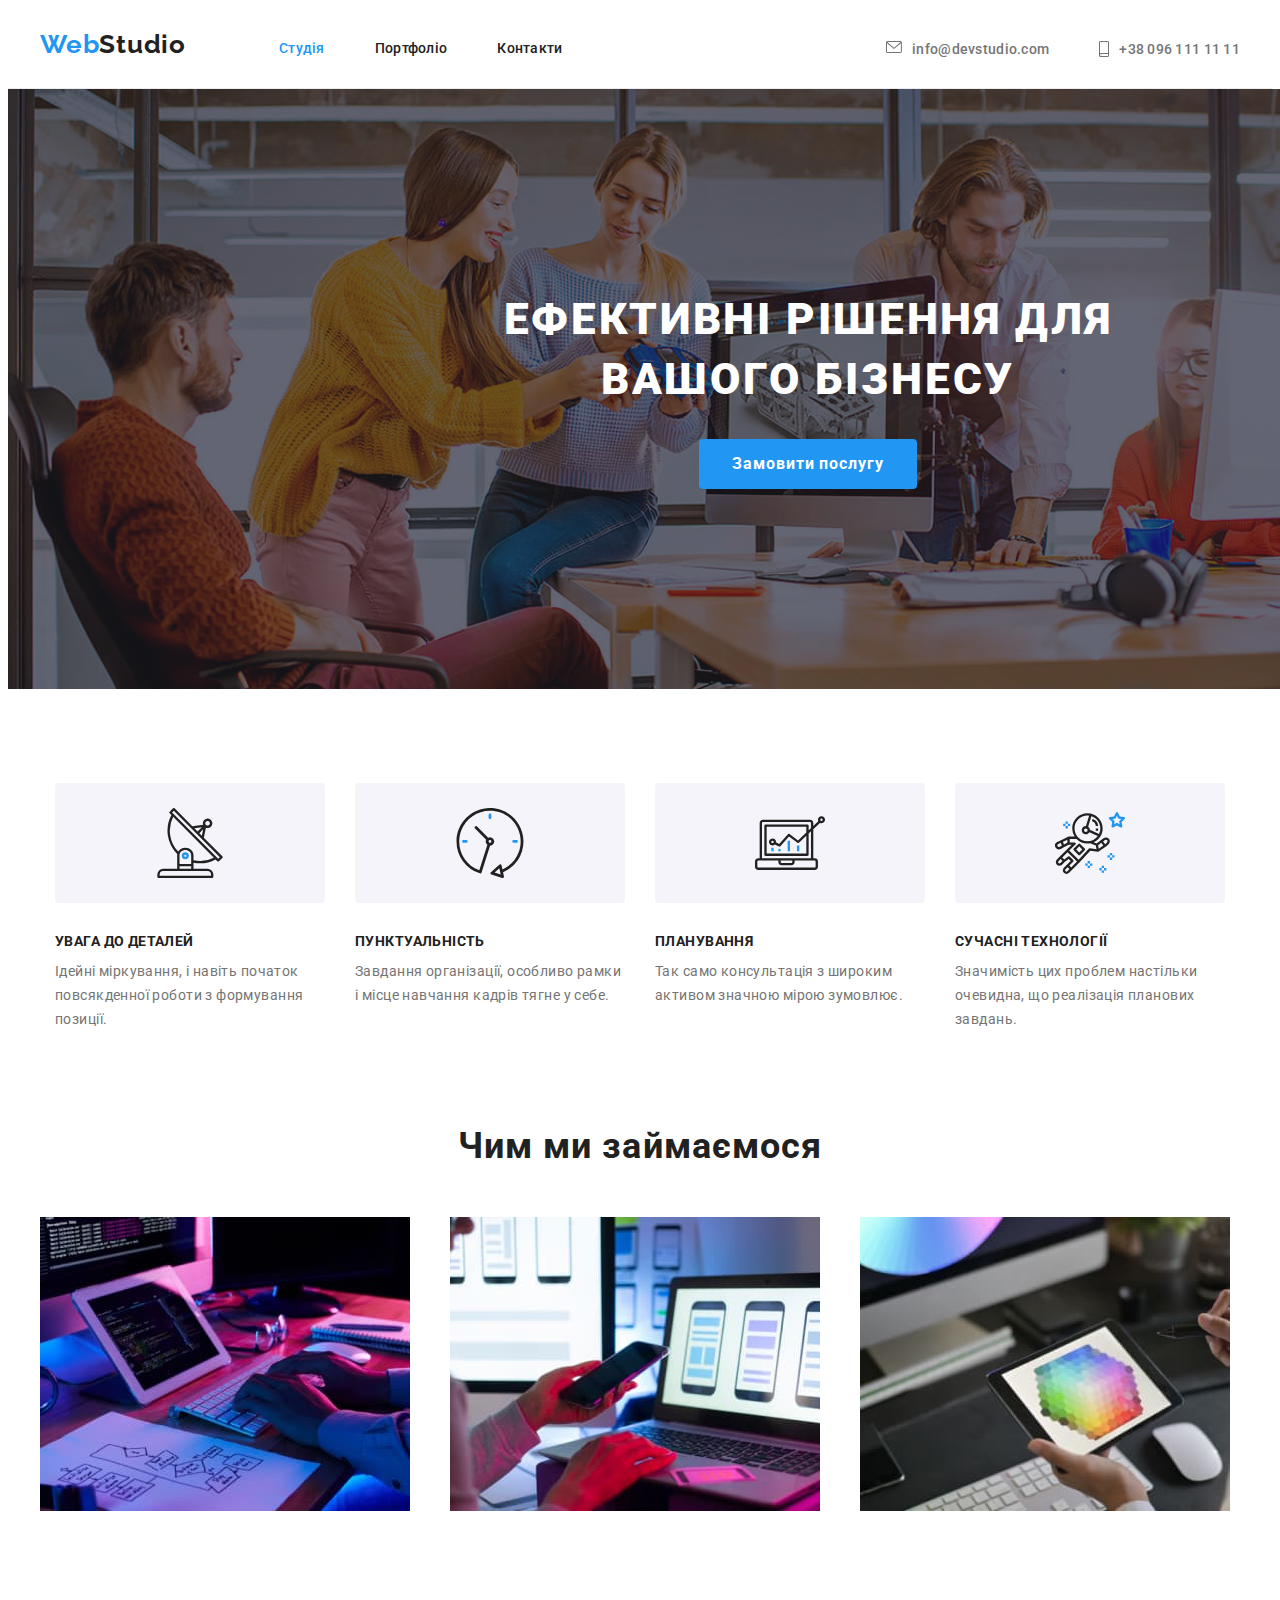
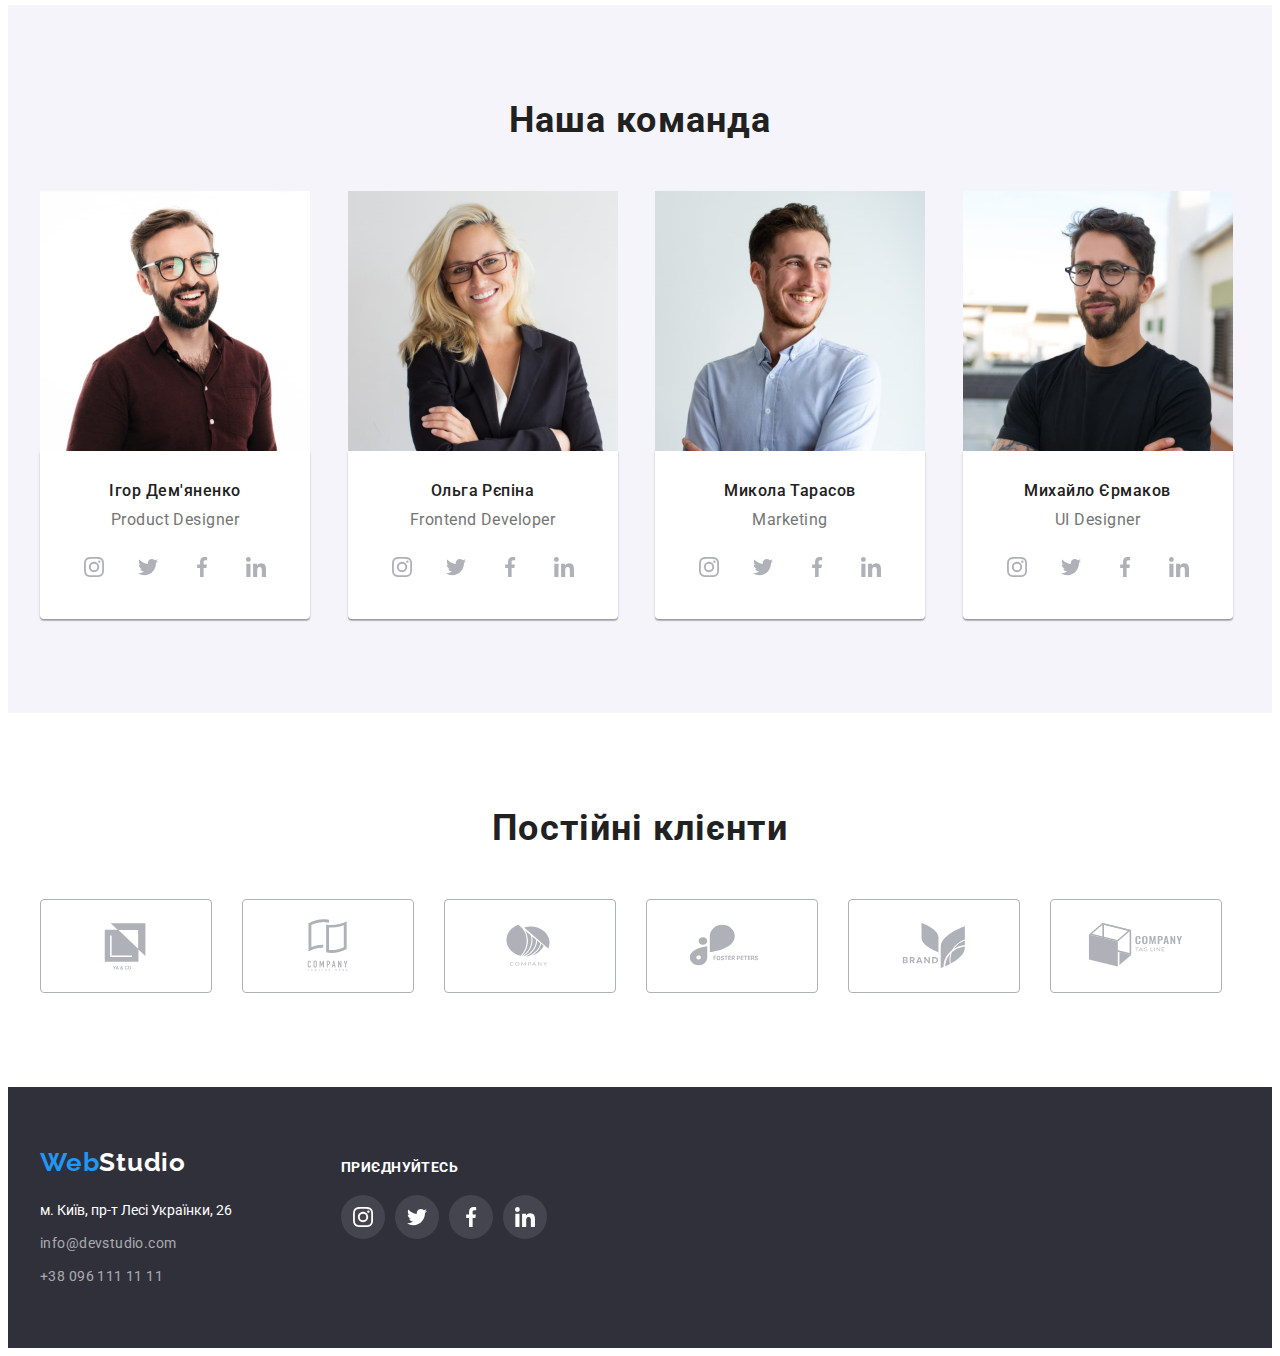
<file: index.html>
<!DOCTYPE html>
<html lang="uk">
  <head>
    <meta charset="UTF-8" />
    <meta http-equiv="X-UA-Compatible" content="IE=edge" />
    <meta name="viewport" content="width=device-width, initial-scale=1.0" />
    <!-----------------lang------------->
    <link rel="preconnect" href="https://fonts.googleapis.com" />
    <link rel="preconnect" href="https://fonts.gstatic.com" crossorigin />
    <link
      href="https://fonts.googleapis.com/css2?family=Raleway:wght@700&family=Roboto:wght@400;500;700;900&display=swap"
      rel="stylesheet"
    />
    <!-----------------normalize------------->
    <link
      rel="stylesheet"
      href="https://cdnjs.cloudflare.com/ajax/libs/modern-normalize/1.1.0/modern-normalize.min.css"
      integrity="sha512-wpPYUAdjBVSE4KJnH1VR1HeZfpl1ub8YT/NKx4PuQ5NmX2tKuGu6U/JRp5y+Y8XG2tV+wKQpNHVUX03MfMFn9Q=="
      crossorigin="anonymous"
      referrerpolicy="no-referrer"
    />

    <!-----------------css------------->
    <link rel="stylesheet" href="./css/styles.css" />

    <title>WEB STUDIO</title>
  </head>

  <body>
    <header class="header">
      <div class="header-container container">
        <a class="logo link" href="./index.html" lang="en"
          >Web<span class="logo-header">Studio</span>
        </a>
        <nav class="nav-list-container">
          <ul class="nav-list list">
            <li class="nav-item">
              <a href="./index.html" class="nav-link active link"> Студія</a>
            </li>
            <li class="nav-item">
              <a href="./portfolio.html " class="nav-link link"> Портфоліо</a>
            </li>
            <li class="nav-item"><a href="" class="nav-link link"> Контакти</a></li>
          </ul>
        </nav>
        <ul class="nav-contacts list">
          <li class="nav-contacts-item">
            <a href="" class="nav-contacts-link link" lang="en">
              <svg class="header-icon" width="16" height="12">
                <use href="./images/icons.svg#icon-envelope"></use>
              </svg>
              info@devstudio.com</a
            >
          </li>
          <li class="nav-contacts-item">
            <a href="tel:+380961111111" class="nav-contacts-link link"
              ><svg class="header-icon" width="10" height="16">
                <use href="./images/icons.svg#icon-smartphone"></use></svg
              >+38 096 111 11 11</a
            >
          </li>
        </ul>
      </div>
    </header>

    <main>
      <section class="hero">
        <div class="hero-container container">
          <h1 class="hero-text">ЕФЕКТИВНІ РІШЕННЯ ДЛЯ ВАШОГО БІЗНЕСУ</h1>
          <button type="button" class="hero-btn">Замовити послугу</button>
        </div>
      </section>

      <section class="features-section">
        <div class="container">
          <h2 hidden>Особливості</h2>
          <ul class="features list">
            <li class="features-item">
              <div class="features-svg-container">
                <svg class="features-svg" width="70" height="70">
                  <use href="./images/icons.svg#icon-antenna"></use>
                </svg>
              </div>
              <h3 class="features-item-h">УВАГА ДО ДЕТАЛЕЙ</h3>
              <p class="features-item-p">
                Ідейні міркування, і навіть початок повсякденної роботи з формування позиції.
              </p>
            </li>
            <li class="features-item">
              <div class="features-svg-container">
                <svg class="features-svg" width="70" height="70">
                  <use href="./images/icons.svg#icon-clock"></use>
                </svg>
              </div>
              <h3 class="features-item-h">ПУНКТУАЛЬНІСТЬ</h3>
              <p class="features-item-p">
                Завдання організації, особливо рамки і місце навчання кадрів тягне у себе.
              </p>
            </li>
            <li class="features-item">
              <div class="features-svg-container">
                <svg class="features-svg" width="70" height="70">
                  <use href="./images/icons.svg#icon-diagram"></use>
                </svg>
              </div>
              <h3 class="features-item-h">ПЛАНУВАННЯ</h3>
              <p class="features-item-p">
                Так само консультація з широким активом значною мірою зумовлює.
              </p>
            </li>
            <li class="features-item">
              <div class="features-svg-container">
                <svg class="features-svg" width="70" height="70">
                  <use href="./images/icons.svg#icon-astronaut"></use>
                </svg>
              </div>
              <h3 class="features-item-h">СУЧАСНІ ТЕХНОЛОГІЇ</h3>
              <p class="features-item-p">
                Значимість цих проблем настільки очевидна, що реалізація планових завдань.
              </p>
            </li>
          </ul>
        </div>
      </section>

      <section class="activitys-section">
        <div class="container">
          <h2 class="activitys">Чим ми займаємося</h2>
          <ul class="activitys-foto card-set list">
            <li class="activitys-img card-set-items">
              <img src="./images/box1.jpg" alt="tablet1" width="370" />
            </li>
            <li class="activitys-img card-set-items">
              <img src="./images/box2.jpg" alt="tablet1" width="370" />
            </li>
            <li class="activitys-img card-set-items">
              <img src="./images/box3.jpg" alt="tablet1" width="370" />
            </li>
          </ul>
        </div>
      </section>

      <section class="team-content-section">
        <div class="container">
          <h2 class="team">Наша команда</h2>
          <ul class="team-list card-set list">
            <li class="card-set-items">
              <img src="./images/team1.jpg" class="img-foto" alt="foto1" width="270" />
              <div class="team-list-items">
                <h3 class="team-item-h">Ігор Дем'яненко</h3>
                <p class="team-item-p lan" lang="en">Product Designer</p>
                <ul class="social-links-list list">
                  <li>
                    <a
                      class="social-link link"
                      href=""
                      target="_blank"
                      rel="noopener noreferrer"
                      aria-label="instagram icon"
                      ><svg class="social-icons" width="20" height="20">
                        <use href="./images/icons.svg#icon-instagram"></use></svg
                    ></a>
                  </li>
                  <li>
                    <a
                      class="social-link link"
                      href=""
                      target="_blank"
                      rel="noopener noreferrer"
                      aria-label="twitter icon"
                      ><svg class="social-icons" width="20" height="20">
                        <use href="./images/icons.svg#icon-twitter"></use></svg
                    ></a>
                  </li>
                  <li>
                    <a
                      class="social-link link"
                      href=""
                      target="_blank"
                      rel="noopener noreferrer"
                      aria-label="facebook icon"
                      ><svg class="social-icons" width="20" height="20">
                        <use href="./images/icons.svg#icon-facebook"></use></svg
                    ></a>
                  </li>
                  <li>
                    <a
                      class="social-link link"
                      href=""
                      target="_blank"
                      rel="noopener noreferrer"
                      aria-label="linkedin icon"
                      ><svg class="social-icons" width="20" height="20">
                        <use href="./images/icons.svg#icon-linkedin"></use></svg
                    ></a>
                  </li>
                </ul>
              </div>
            </li>
            <li class="card-set-items">
              <img src="./images/team2.jpg" class="img-foto" alt="foto2" width="270" />
              <div class="team-list-items">
                <h3 class="team-item-h">Ольга Рєпіна</h3>
                <p class="team-item-p" lang="en">Frontend Developer</p>
                <ul class="social-links-list list">
                  <li>
                    <a
                      class="social-link link"
                      href=""
                      target="_blank"
                      rel="noopener noreferrer"
                      aria-label="instagram icon"
                      ><svg class="social-icons" width="20" height="20">
                        <use href="./images/icons.svg#icon-instagram"></use></svg
                    ></a>
                  </li>
                  <li>
                    <a
                      class="social-link link"
                      href=""
                      target="_blank"
                      rel="noopener noreferrer"
                      aria-label="twitter icon"
                      ><svg class="social-icons" width="20" height="20">
                        <use href="./images/icons.svg#icon-twitter"></use></svg
                    ></a>
                  </li>
                  <li>
                    <a
                      class="social-link link"
                      href=""
                      target="_blank"
                      rel="noopener noreferrer"
                      aria-label="facebook icon"
                      ><svg class="social-icons" width="20" height="20">
                        <use href="./images/icons.svg#icon-facebook"></use></svg
                    ></a>
                  </li>
                  <li>
                    <a
                      class="social-link link"
                      href=""
                      target="_blank"
                      rel="noopener noreferrer"
                      aria-label="linkedin icon"
                      ><svg class="social-icons" width="20" height="20">
                        <use href="./images/icons.svg#icon-linkedin"></use></svg
                    ></a>
                  </li>
                </ul>
              </div>
            </li>
            <li class="card-set-items">
              <img src="./images/team3.jpg" class="img-foto" alt="foto3" width="270" />
              <div class="team-list-items">
                <h3 class="team-item-h">Микола Тарасов</h3>
                <p class="team-item-p" lang="en">Marketing</p>
                <ul class="social-links-list list">
                  <li>
                    <a
                      class="social-link link"
                      href=""
                      target="_blank"
                      rel="noopener noreferrer"
                      aria-label="instagram icon"
                      ><svg class="social-icons" width="20" height="20">
                        <use href="./images/icons.svg#icon-instagram"></use></svg
                    ></a>
                  </li>
                  <li>
                    <a
                      class="social-link link"
                      href=""
                      target="_blank"
                      rel="noopener noreferrer"
                      aria-label="twitter icon"
                      ><svg class="social-icons" width="20" height="20">
                        <use href="./images/icons.svg#icon-twitter"></use></svg
                    ></a>
                  </li>
                  <li>
                    <a
                      class="social-link link"
                      href=""
                      target="_blank"
                      rel="noopener noreferrer"
                      aria-label="facebook icon"
                      ><svg class="social-icons" width="20" height="20">
                        <use href="./images/icons.svg#icon-facebook"></use></svg
                    ></a>
                  </li>
                  <li>
                    <a
                      class="social-link link"
                      href=""
                      target="_blank"
                      rel="noopener noreferrer"
                      aria-label="linkedin icon"
                      ><svg class="social-icons" width="20" height="20">
                        <use href="./images/icons.svg#icon-linkedin"></use></svg
                    ></a>
                  </li>
                </ul>
              </div>
            </li>
            <li class="card-set-items">
              <img src="./images/team4.jpg" class="img-foto" alt="foto4" width="270" />
              <div class="team-list-items">
                <h3 class="team-item-h">Михайло Єрмаков</h3>
                <p class="team-item-p" lang="en">UI Designer</p>
                <ul class="social-links-list list">
                  <li>
                    <a
                      class="social-link link"
                      href=""
                      target="_blank"
                      rel="noopener noreferrer"
                      aria-label="instagram icon"
                      ><svg class="social-icons" width="20" height="20">
                        <use href="./images/icons.svg#icon-instagram"></use></svg
                    ></a>
                  </li>
                  <li>
                    <a
                      class="social-link link"
                      href=""
                      target="_blank"
                      rel="noopener noreferrer"
                      aria-label="twitter icon"
                      ><svg class="social-icons" width="20" height="20">
                        <use href="./images/icons.svg#icon-twitter"></use></svg
                    ></a>
                  </li>
                  <li>
                    <a
                      class="social-link link"
                      href=""
                      target="_blank"
                      rel="noopener noreferrer"
                      aria-label="facebook icon"
                      ><svg class="social-icons" width="20" height="20">
                        <use href="./images/icons.svg#icon-facebook"></use></svg
                    ></a>
                  </li>
                  <li>
                    <a
                      class="social-link link"
                      href=""
                      target="_blank"
                      rel="noopener noreferrer"
                      aria-label="linkedin icon"
                      ><svg class="social-icons" width="20" height="20">
                        <use href="./images/icons.svg#icon-linkedin"></use></svg
                    ></a>
                  </li>
                </ul>
              </div>
            </li>
          </ul>
        </div>
      </section>

      <section class="customers-section">
        <div class="container">
          <h2 class="customers-h">Постійні клієнти</h2>
          <ul class="customers-list list">
            <li>
              <a href="" class="customers-link link" target="_blank" rel="noopener noreferrer"
                ><svg class="icon-clients" width="106" height="60">
                  <use href="./images/icons.svg#icon-client-1"></use></svg
              ></a>
            </li>
            <li>
              <a href="" class="customers-link link" target="_blank" rel="noopener noreferrer"
                ><svg class="icon-clients" width="106" height="60">
                  <use href="./images/icons.svg#icon-client-2"></use></svg
              ></a>
            </li>
            <li>
              <a href="" class="customers-link link" target="_blank" rel="noopener noreferrer"
                ><svg class="icon-clients" width="106" height="60">
                  <use href="./images/icons.svg#icon-client-3"></use></svg
              ></a>
            </li>
            <li>
              <a href="" class="customers-link link" target="_blank" rel="noopener noreferrer"
                ><svg class="icon-clients" width="106" height="60">
                  <use href="./images/icons.svg#icon-client-4"></use></svg
              ></a>
            </li>
            <li>
              <a href="" class="customers-link link" target="_blank" rel="noopener noreferrer"
                ><svg class="icon-clients" width="106" height="60">
                  <use href="./images/icons.svg#icon-client-5"></use></svg
              ></a>
            </li>
            <li>
              <a href="" class="customers-link link" target="_blank" rel="noopener noreferrer"
                ><svg class="icon-clients" width="106" height="60">
                  <use href="./images/icons.svg#icon-client-6"></use></svg
              ></a>
            </li>
          </ul>
        </div>
      </section>
    </main>

    <footer class="footer">
      <div class="footer-container container">
        <div class="footer-container-left">
          <a class="logo-footer link" href="./index.html" lang="en"
            >Web<span class="logo-footer-span">Studio</span>
          </a>
          <address>
            <ul class="footer-contacts list">
              <li class="footer-nav-items">
                <a
                  href="https://www.google.com/maps/d/viewer?mid=10uSM3H-mIU3GznYo2szRIEphczw&hl=en_US&ll=50.42732700000001%2C30.538092&z=17"
                  class="footer-adress-link link"
                  target="_blank"
                  rel="noopener noreferrer"
                >
                  м. Київ, пр-т Лесі Українки, 26</a
                >
              </li>
              <li class="footer-nav-items">
                <a href="info@devstudio.com" class="footer-contacts-link link" lang="en"
                  >info@devstudio.com</a
                >
              </li>
              <li class="footer-nav-items">
                <a href="tel:+380961111111" class="footer-contacts-link link">+38 096 111 11 11</a>
              </li>
            </ul>
          </address>
        </div>

        <div class="footer-container-right">
          <p class="footer-p-right">ПРИЄДНУЙТЕСЬ</p>
          <ul class="social-links-list list">
            <li>
              <a
                class="social-link social-link-footer link"
                href=""
                target="_blank"
                rel="noopener noreferrer"
                aria-label="instagram icon"
                ><svg class="social-icons" width="20" height="20">
                  <use href="./images/icons.svg#icon-instagram"></use></svg
              ></a>
            </li>
            <li>
              <a
                class="social-link social-link-footer link"
                href=""
                target="_blank"
                rel="noopener noreferrer"
                aria-label="twitter icon"
                ><svg class="social-icons" width="20" height="20">
                  <use href="./images/icons.svg#icon-twitter"></use></svg
              ></a>
            </li>
            <li>
              <a
                class="social-link social-link-footer link"
                href=""
                target="_blank"
                rel="noopener noreferrer"
                aria-label="facebook icon"
                ><svg class="social-icons" width="20" height="20">
                  <use href="./images/icons.svg#icon-facebook"></use></svg
              ></a>
            </li>
            <li>
              <a
                class="social-link social-link-footer link"
                href=""
                target="_blank"
                rel="noopener noreferrer"
                aria-label="linkedin icon"
                ><svg class="social-icons" width="20" height="20">
                  <use href="./images/icons.svg#icon-linkedin"></use></svg
              ></a>
            </li>
          </ul>
        </div>
      </div>
    </footer>
  </body>
</html>
</file>
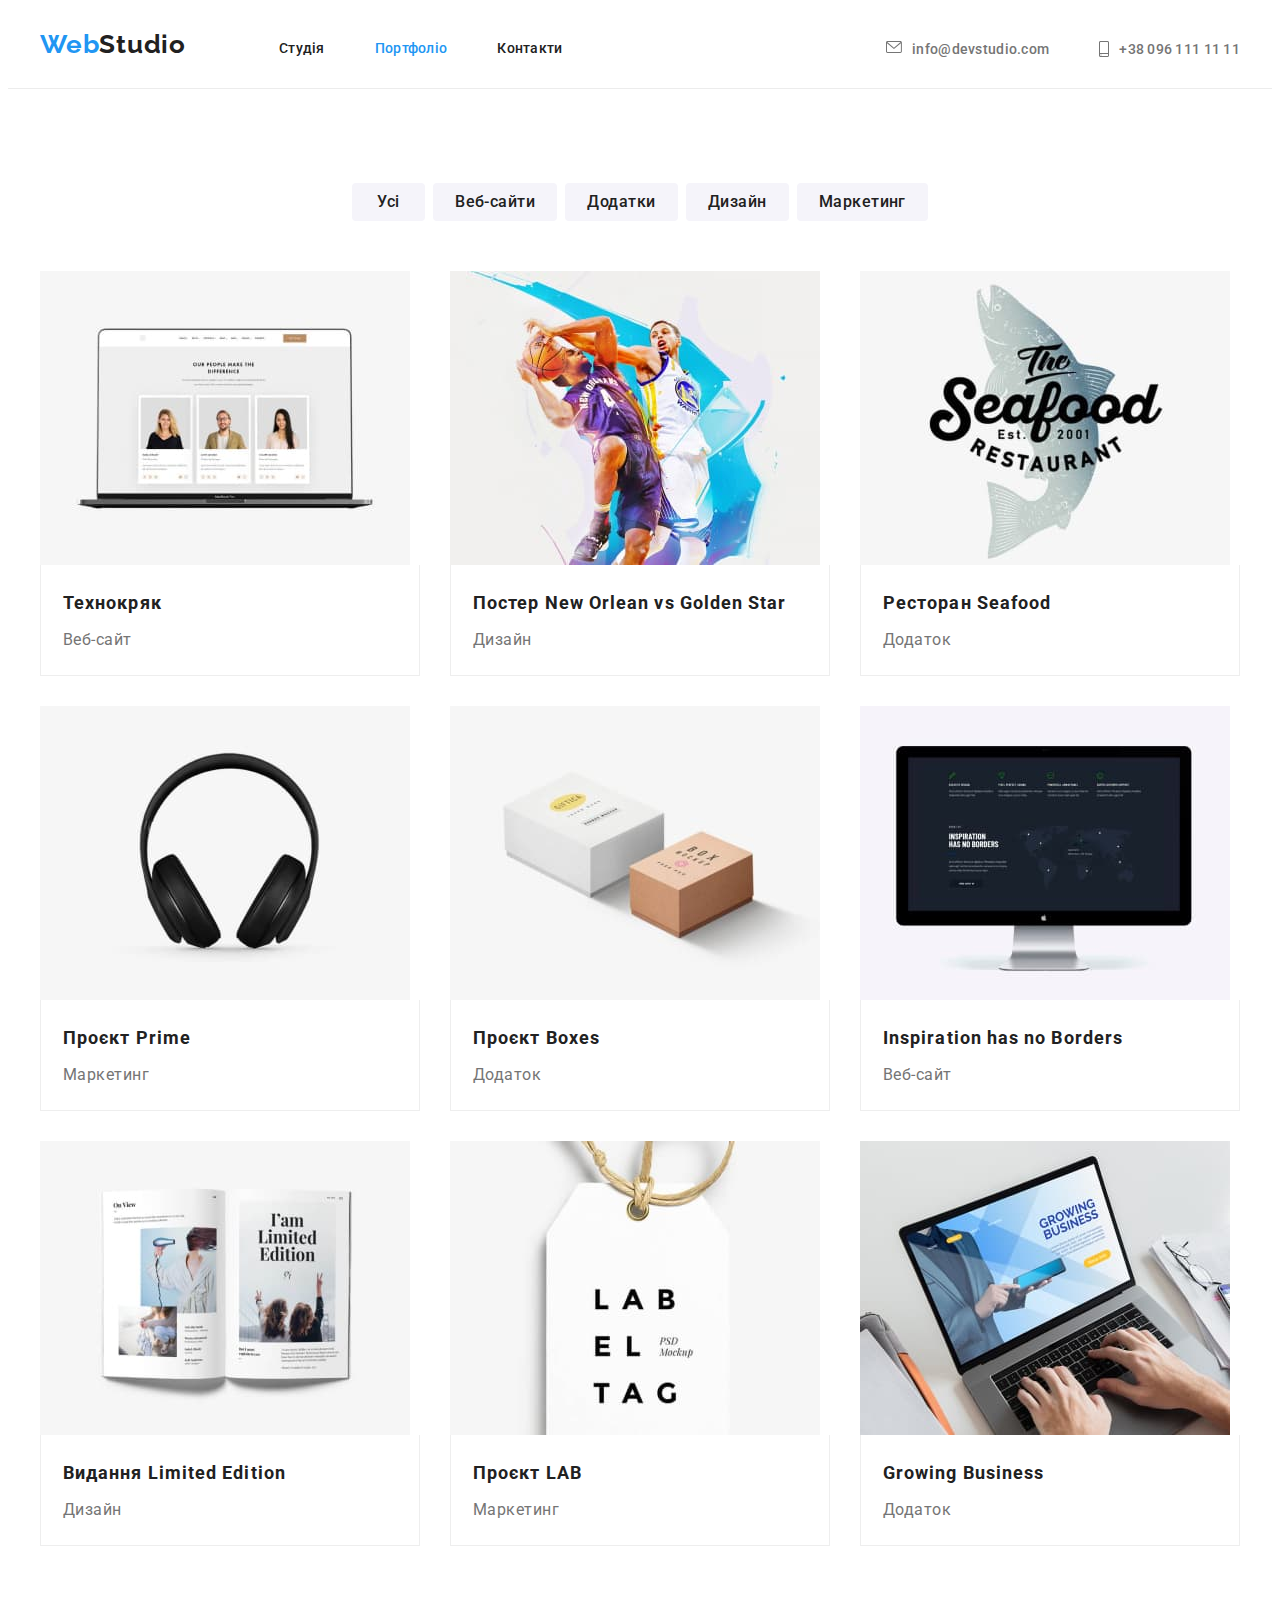
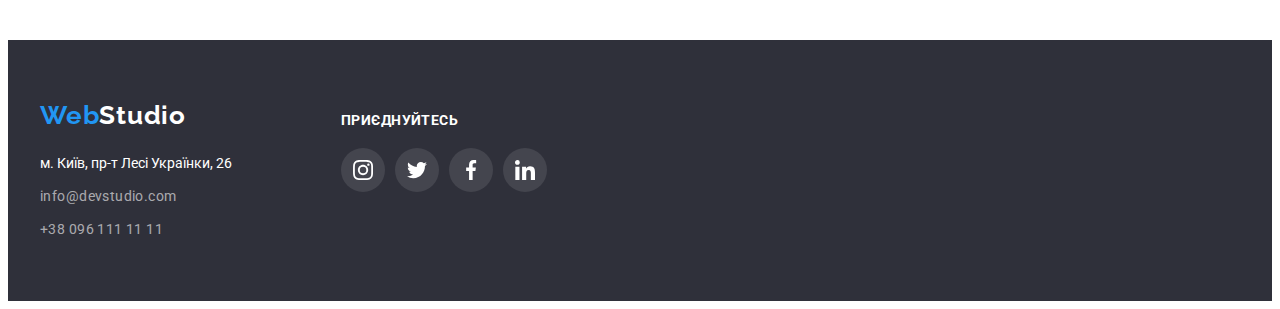
<file: portfolio.html>
<!DOCTYPE html>
<html lang="uk">
  <head>
    <meta charset="UTF-8" />
    <meta http-equiv="X-UA-Compatible" content="IE=edge" />
    <meta name="viewport" content="width=device-width, initial-scale=1.0" />
    <!-----------------lang------------->
    <link rel="preconnect" href="https://fonts.googleapis.com" />
    <link rel="preconnect" href="https://fonts.gstatic.com" crossorigin />
    <link
      href="https://fonts.googleapis.com/css2?family=Raleway:wght@700&family=Roboto:wght@400;500;700;900&display=swap"
      rel="stylesheet"
    />
    <!-----------------normalize------------->
    <link
      rel="stylesheet"
      href="https://cdnjs.cloudflare.com/ajax/libs/modern-normalize/1.1.0/modern-normalize.min.css"
      integrity="sha512-wpPYUAdjBVSE4KJnH1VR1HeZfpl1ub8YT/NKx4PuQ5NmX2tKuGu6U/JRp5y+Y8XG2tV+wKQpNHVUX03MfMFn9Q=="
      crossorigin="anonymous"
      referrerpolicy="no-referrer"
    />
    <!-----------------css------------->
    <link rel="stylesheet" href="./css/styles.css" />

    <title>Портфоліо</title>
  </head>

  <body>
    <header class="header">
      <div class="header-container container">
        <a class="logo link" href="./index.html" lang="en"
          >Web<span class="logo-header">Studio</span>
        </a>
        <nav class="nav-list-container">
          <ul class="nav-list list">
            <li class="nav-item">
              <a href="./index.html" class="nav-link link"> Студія</a>
            </li>
            <li class="nav-item">
              <a href="./portfolio.html " class="nav-link active link"> Портфоліо</a>
            </li>
            <li class="nav-item"><a href="" class="nav-link link"> Контакти</a></li>
          </ul>
        </nav>
        <ul class="nav-contacts list">
          <li class="nav-contacts-item">
            <a href="" class="nav-contacts-link link" lang="en">
              <svg class="header-icon" width="16" height="12">
                <use href="./images/icons.svg#icon-envelope"></use>
              </svg>
              info@devstudio.com</a
            >
          </li>
          <li class="nav-contacts-item">
            <a href="tel:+380961111111" class="nav-contacts-link link"
              ><svg class="header-icon" width="10" height="16">
                <use href="./images/icons.svg#icon-smartphone"></use></svg
              >+38 096 111 11 11</a
            >
          </li>
        </ul>
      </div>
    </header>

    <main class="main">
      <section>
        <div class="container">
          <h1 hidden>Портфоліо</h1>
          <ul class="portfolio-btn list">
            <li><button type="button" class="portfolio-btn-item">Усі</button></li>
            <li><button type="button" class="portfolio-btn-item">Веб-сайти</button></li>
            <li><button type="button" class="portfolio-btn-item">Додатки</button></li>
            <li><button type="button" class="portfolio-btn-item">Дизайн</button></li>
            <li><button type="button" class="portfolio-btn-item">Маркетинг</button></li>
          </ul>

          <ul class="portfolio-tool card-set list">
            <li class="portfolio-items card-set-items">
              <a href="" class="portfolio-tool-link link">
                <img src="./images/product1.jpg" alt="product1" width="370" />
                <div class="portfolio-tools-text">
                  <h2 class="portfolio-tool-h">Технокряк</h2>
                  <p class="portfolio-tool-p">Веб-сайт</p>
                </div>
              </a>
            </li>
            <li class="portfolio-items card-set-items">
              <a href="" class="portfolio-tool-link link">
                <img src="./images/product2.jpg" alt="product2" width="370" />
                <div class="portfolio-tools-text">
                  <h2 class="portfolio-tool-h">
                    Постер <span lang="en">New Orlean vs Golden Star</span>
                  </h2>
                  <p class="portfolio-tool-p">Дизайн</p>
                </div>
              </a>
            </li>
            <li class="portfolio-items card-set-items">
              <a href="" class="portfolio-tool-link link">
                <img src="./images/product3.jpg" alt="product3" width="370" />
                <div class="portfolio-tools-text">
                  <h2 class="portfolio-tool-h">Ресторан <span lang="en">Seafood</span></h2>
                  <p class="portfolio-tool-p">Додаток</p>
                </div>
              </a>
            </li>
            <li class="portfolio-items card-set-items">
              <a href="" class="portfolio-tool-link link">
                <img src="./images/product4.jpg" alt="product4" width="370" />
                <div class="portfolio-tools-text">
                  <h2 class="portfolio-tool-h">Проєкт <span lang="en">Prime</span></h2>
                  <p class="portfolio-tool-p">Маркетинг</p>
                </div>
              </a>
            </li>
            <li class="portfolio-items card-set-items">
              <a href="" class="portfolio-tool-link link">
                <img src="./images/product5.jpg" alt="product5" width="370" />
                <div class="portfolio-tools-text">
                  <h2 class="portfolio-tool-h">Проєкт <span lang="en">Boxes</span></h2>
                  <p class="portfolio-tool-p">Додаток</p>
                </div>
              </a>
            </li>
            <li class="portfolio-items card-set-items">
              <a href="" class="portfolio-tool-link link">
                <img src="./images/product6.jpg" alt="product6" width="370" />
                <div class="portfolio-tools-text">
                  <h2 class="portfolio-tool-h" lang="en">Inspiration has no Borders</h2>
                  <p class="portfolio-tool-p">Веб-сайт</p>
                </div>
              </a>
            </li>
            <li class="portfolio-items card-set-items">
              <a href="" class="portfolio-tool-link link">
                <img src="./images/product7.jpg" alt="product7" width="370" />
                <div class="portfolio-tools-text">
                  <h2 class="portfolio-tool-h">Видання <span lang="en">Limited Edition</span></h2>
                  <p class="portfolio-tool-p">Дизайн</p>
                </div>
              </a>
            </li>
            <li class="portfolio-items card-set-items">
              <a href="" class="portfolio-tool-link link">
                <img src="./images/product8.jpg" alt="product8" width="370" />
                <div class="portfolio-tools-text">
                  <h2 class="portfolio-tool-h">Проєкт <span lang="en">LAB</span></h2>
                  <p class="portfolio-tool-p">Маркетинг</p>
                </div>
              </a>
            </li>
            <li class="portfolio-items card-set-items">
              <a href="" class="portfolio-tool-link link">
                <img src="./images/product9.jpg" alt="product9" width="370" />
                <div class="portfolio-tools-text">
                  <h2 class="portfolio-tool-h" lang="en">Growing Business</h2>
                  <p class="portfolio-tool-p">Додаток</p>
                </div>
              </a>
            </li>
          </ul>
        </div>
      </section>
    </main>

    <footer class="footer">
      <div class="footer-container container">
        <div class="footer-container-left">
          <a class="logo-footer link" href="./index.html" lang="en"
            >Web<span class="logo-footer-span">Studio</span>
          </a>
          <address>
            <ul class="footer-contacts list">
              <li class="footer-nav-items">
                <a
                  href="https://www.google.com/maps/d/viewer?mid=10uSM3H-mIU3GznYo2szRIEphczw&hl=en_US&ll=50.42732700000001%2C30.538092&z=17"
                  class="footer-adress-link link"
                  target="_blank"
                  rel="noopener noreferrer"
                >
                  м. Київ, пр-т Лесі Українки, 26</a
                >
              </li>
              <li class="footer-nav-items">
                <a href="info@devstudio.com" class="footer-contacts-link link" lang="en"
                  >info@devstudio.com</a
                >
              </li>
              <li class="footer-nav-items">
                <a href="tel:+380961111111" class="footer-contacts-link link">+38 096 111 11 11</a>
              </li>
            </ul>
          </address>
        </div>
        <div class="footer-container-right">
          <p class="footer-p-right">ПРИЄДНУЙТЕСЬ</p>
          <ul class="social-links-list list">
            <li>
              <a
                class="social-link social-link-footer link"
                href=""
                target="_blank"
                rel="noopener noreferrer"
                aria-label="instagram icon"
                ><svg class="social-icons" width="20" height="20">
                  <use href="./images/icons.svg#icon-instagram"></use></svg
              ></a>
            </li>
            <li>
              <a
                class="social-link social-link-footer link"
                href=""
                target="_blank"
                rel="noopener noreferrer"
                aria-label="twitter icon"
                ><svg class="social-icons" width="20" height="20">
                  <use href="./images/icons.svg#icon-twitter"></use></svg
              ></a>
            </li>
            <li>
              <a
                class="social-link social-link-footer link"
                href=""
                target="_blank"
                rel="noopener noreferrer"
                aria-label="facebook icon"
                ><svg class="social-icons" width="20" height="20">
                  <use href="./images/icons.svg#icon-facebook"></use></svg
              ></a>
            </li>
            <li>
              <a
                class="social-link social-link-footer link"
                href=""
                target="_blank"
                rel="noopener noreferrer"
                aria-label="linkedin icon"
                ><svg class="social-icons" width="20" height="20">
                  <use href="./images/icons.svg#icon-linkedin"></use></svg
              ></a>
            </li>
          </ul>
        </div>
      </div>
    </footer>
  </body>
</html>
</file>
<file: css/styles.css>
:root {
  --link-focus-color: #2196f3;
  --text-paragraf-color: #757575;
  --text-fon-white-color: #ffffff;
  --text-black-color: #212121;

  --indent: 30px;
  --items: 3;
}
body {
  font-family: 'Roboto', sans-serif;
  color: var(--text-black-color);
}

/*------card set-----*/
.card-set {
  display: flex;
  flex-wrap: wrap;
  gap: var(--indent);
}
.card-set-items {
  flex-basis: calc((100% - var(--indent) * (var(--items) - 1)) / var(--items));
}

/*------reset start-----*/
h1,
h2,
h3,
h4,
h5,
h6,
p,
ul {
  margin: 0;
  margin-block-end: 0;
  margin-block-start: 0;
}
.list {
  list-style: none;
  margin: 0;
  padding: 0;
}
.link {
  text-decoration: none;
  color: currentColor;
}
img {
  display: block;
  max-width: 100%;
  height: auto;
}

.container {
  width: 1200px;
  padding: 0 15px;
  margin: 0 auto;
}
/*------reset end-----*/
/*--------------HEADER---------------*/

.header {
  border-bottom: 1px solid #ececec;
}
.header-container {
  display: flex;
  justify-content: space-between;
  align-items: baseline;
}
.logo {
  margin-right: 93px;

  font-family: 'Raleway';
  font-weight: 700;
  font-size: 26px;
  line-height: calc(31 / 26);

  letter-spacing: 0.03em;

  color: var(--link-focus-color);
}
.logo-header {
  color: var(--text-black-color);
}
.nav-list-container {
  margin-right: auto;
}
.nav-list {
  display: flex;
  gap: 50px;
}
.nav-item {
}
.nav-link {
  display: block;
  padding: 32px 0;
  margin-left: auto;

  font-weight: 500;
  font-size: 14px;
  line-height: calc(16 / 14);
  letter-spacing: 0.02em;
  color: var(--text-black-color);

  accent-color: var(--link-focus-color);
}
.nav-link:hover,
.nav-link:focus {
  color: var(--link-focus-color);
}
.active {
  color: var(--link-focus-color);
}

.nav-contacts {
  display: flex;
  gap: 50px;
}
.nav-contacts-item {
  display: flex;
  align-items: baseline;
}
.nav-contacts-link {
  display: flex;
  gap: 10px;
  font-weight: 500;
  font-size: 14px;
  line-height: calc(16 / 14);
  letter-spacing: 0.02em;

  color: var(--text-paragraf-color);
}
.nav-contacts-link:hover,
.nav-contacts-link:focus {
  color: var(--link-focus-color);
}
.header-icon {
  fill: currentColor;
}
/*--------------HEADER---------------*/

/*--------------MAIN-------------*/
.hero {
  background-color: rgba(47, 48, 58, 0.4);
  background-image: linear-gradient(rgba(47, 48, 58, 0.4), rgba(47, 48, 58, 0.4)),
    url('../images/bg-Img.svg');
  background-repeat: no-repeat;
  background-position: center;

  /* */
  width: 1600px;
  margin: 0 auto;
  text-align: center;
  padding-top: 200px;
  padding-bottom: 200px;
}
.hero-text {
  margin: 0 auto;
  margin-bottom: 30px;

  width: 696px;

  font-weight: 900;
  font-size: 44px;
  line-height: calc(60 / 44);
  text-align: center;
  letter-spacing: 0.06em;
  text-transform: uppercase;
  color: var(--text-fon-white-color);
}
.hero-btn {
  display: block;
  margin: 0 auto;
  text-align: center;

  min-width: 216px;
  min-height: 50px;
  padding: 8px 31px;

  font-family: inherit;
  font-weight: 700;
  font-size: 16px;
  line-height: calc(30 / 16);
  display: flex;
  align-items: center;
  text-align: center;
  letter-spacing: 0.06em;
  background: var(--link-focus-color);
  cursor: pointer;
  color: var(--text-fon-white-color);
  border-color: transparent;

  border-radius: 4px;
}
.hero-btn:hover,
.hero-btn:focus {
  box-shadow: 0px 4px 4px rgba(0, 0, 0, 0.15);
}
.features-section {
  padding-top: 94px;
  padding-bottom: 94px;
}

.features {
  display: flex;
  justify-content: center;
}
.features-item:not(:last-child) {
  margin-right: 30px;
}
.features-svg-container {
  display: flex;
  justify-content: center;
  align-items: center;
  margin-bottom: 30px;

  width: 270px;
  height: 120px;
  background: #f5f4fa;
  border-radius: 4px;
}
.features-svg {
}
.features-item-h {
  width: 270px;
  margin-bottom: 10px;

  font-weight: 700;
  font-size: 14px;
  line-height: calc(16 / 14);
  letter-spacing: 0.03em;
  text-transform: uppercase;
}
.features-item-p {
  width: 270px;
  font-size: 14px;
  line-height: calc(24 / 14);
  letter-spacing: 0.03em;

  color: var(--text-paragraf-color);
}

.activitys-section {
  padding-bottom: 94px;
}
.activitys {
  width: 368px;
  margin: 0 auto;
  margin-bottom: 50px;
}
.activitys-foto {
}
.activitys,
.team {
  font-weight: 700;
  font-size: 36px;
  line-height: calc(42 / 36);
  text-align: center;
  letter-spacing: 0.03em;
}
.team-content-section {
  padding: 94px 0;
  background-color: #f5f4fa;
}

.team {
  margin: 0 auto;
  margin-bottom: 50px;
}
.team-list {
  --items: 4;
}
.team-list-items {
  max-width: 270px;
  padding-top: 30px;
  padding-bottom: 30px;
  background-color: var(--text-fon-white-color);
  box-shadow: 0px 1px 3px rgba(0, 0, 0, 0.12), 0px 1px 1px rgba(0, 0, 0, 0.14),
    0px 2px 1px rgba(0, 0, 0, 0.2);
  border-radius: 0px 0px 4px 4px;
}
.img-foto {
}
.team-item-h {
  margin-bottom: 10px;

  font-weight: 500;
  font-size: 16px;
  line-height: calc(19 / 16);
  text-align: center;
  letter-spacing: 0.03em;
}
.team-item-p {
  margin-bottom: 16px;

  font-size: 16px;
  line-height: calc(19 / 16);
  text-align: center;
  letter-spacing: 0.03em;

  color: var(--text-paragraf-color);
}
.social-links-list {
  display: flex;
  justify-content: center;
  align-items: center;
  gap: 10px;
}
.social-link {
  display: flex;
  justify-content: center;
  align-items: center;
  width: 44px;
  height: 44px;
  border-radius: 50%;

  background: var(--text-fon-white-color);
  color: #afb1b8;
}
.social-link:hover,
.social-link:focus {
  color: var(--text-fon-white-color);
  background-color: var(--link-focus-color);
}
.social-icons {
  fill: currentColor;
}

.customers-section {
  padding: 94px 0;
}

.customers-h {
  margin-bottom: 50px;

  font-weight: 700;
  font-size: 36px;
  line-height: calc(42 / 36);
  text-align: center;
  letter-spacing: 0.03em;

  color: var(--text-black-color);
}
.customers-list {
  display: flex;
  gap: 30px;
}

.customers-link {
  display: flex;
  justify-content: center;
  align-items: center;

  width: 170px;
  height: 92px;

  color: #afb1b8;
  border: 1px solid #afb1b8;
  border-radius: 4px;
}
.customers-link:hover,
.customers-link:focus {
  color: var(--link-focus-color);
  border: 1px solid var(--link-focus-color);
}

.icon-clients {
  fill: currentColor;
}
/*--------------MAIN---------------*/
/*--------------footer---------------*/
.footer {
  padding: 60px 0;
  background-color: #2f303a;
}
.footer-container {
  display: flex;
  gap: 70px;
}

.logo-footer {
  display: inline-block;
  margin-bottom: 20px;

  font-family: 'Raleway';
  font-weight: 700;
  font-size: 26px;
  line-height: calc(31 / 26);
  letter-spacing: 0.03em;

  color: var(--link-focus-color);
}
.logo-footer-span {
  margin-bottom: 20px;
  color: var(--text-fon-white-color);
}

.footer-nav-items:not(:last-child) {
  margin-bottom: 9px;
}

.footer-adress-link {
  display: inline-block;
  width: 231px;

  font-style: normal;

  font-size: 14px;
  line-height: calc(24 / 14);
  color: var(--text-fon-white-color);
  text-decoration: none;
}
.footer-adress-link:hover,
.footer-adress-link:focus {
  color: var(--link-focus-color);
}
.footer-contacts-link {
  display: inline-block;
  width: 231px;

  font-style: normal;
  font-size: 14px;
  line-height: calc(24 / 14);
  letter-spacing: 0.03em;

  color: rgba(255, 255, 255, 0.6);
}
.footer-contacts-link:hover,
.footer-contacts-link:focus {
  color: var(--link-focus-color);
}

.footer-container-right {
  padding-top: 12px;
}
.footer-p-right {
  width: 116px;
  margin-bottom: 20px;

  font-weight: 700;
  font-size: 14px;
  line-height: calc(16 / 14);
  letter-spacing: 0.03em;
  text-transform: uppercase;

  color: var(--text-fon-white-color);
}

.social-link-footer {
  color: var(--text-fon-white-color);
  background: rgba(255, 255, 255, 0.1);
}
/*--------------footer---------------*/
/*--------------portfolio-main--------------*/
.main {
  padding: 94px 0;
}
.portfolio-btn {
  display: flex;
  justify-content: center;
  gap: 8px;
  margin-bottom: 50px;
}

.portfolio-btn-item {
  display: inline-block;

  min-width: 73px;
  padding: 4px 20px;

  font-family: inherit;
  font-weight: 500;
  font-size: 16px;
  line-height: calc(26 / 16);
  text-align: center;
  letter-spacing: 0.03em;
  cursor: pointer;

  color: var(--text-black-color);
  background: #f5f4fa;
  border-radius: 4px;
  border-color: transparent;
}
.portfolio-btn-item:hover,
.portfolio-btn-item:focus {
  color: var(--text-fon-white-color);
  background: var(--link-focus-color);
  box-shadow: 0px 3px 1px rgba(0, 0, 0, 0.1), 0px 1px 2px rgba(0, 0, 0, 0.08),
    0px 2px 2px rgba(0, 0, 0, 0.12);
}

.portfolio-tool-link {
  display: block;
}

.portfolio-tool-link:focus,
.portfolio-tool-link:hover {
  box-shadow: 0px 1px 1px rgba(0, 0, 0, 0.12), 0px 4px 4px rgba(0, 0, 0, 0.06),
    1px 4px 6px rgba(0, 0, 0, 0.16);
}
.portfolio-tools-text {
  padding: 20px 22px;
  border: 1px solid #eeeeee;
  border-top: transparent;
}
.portfolio-tool-h {
  margin-bottom: 4px;
  width: 322px;

  font-weight: 700;
  font-size: 18px;
  line-height: calc(36 / 18);
  letter-spacing: 0.06em;

  color: var(--text-black-color);
}
.portfolio-tool-p {
  width: 322px;

  font-size: 16px;
  line-height: calc(30 / 16);
  letter-spacing: 0.03em;

  color: var(--text-paragraf-color);
}
/*--------------portfolio-main--------------*/
</file>
